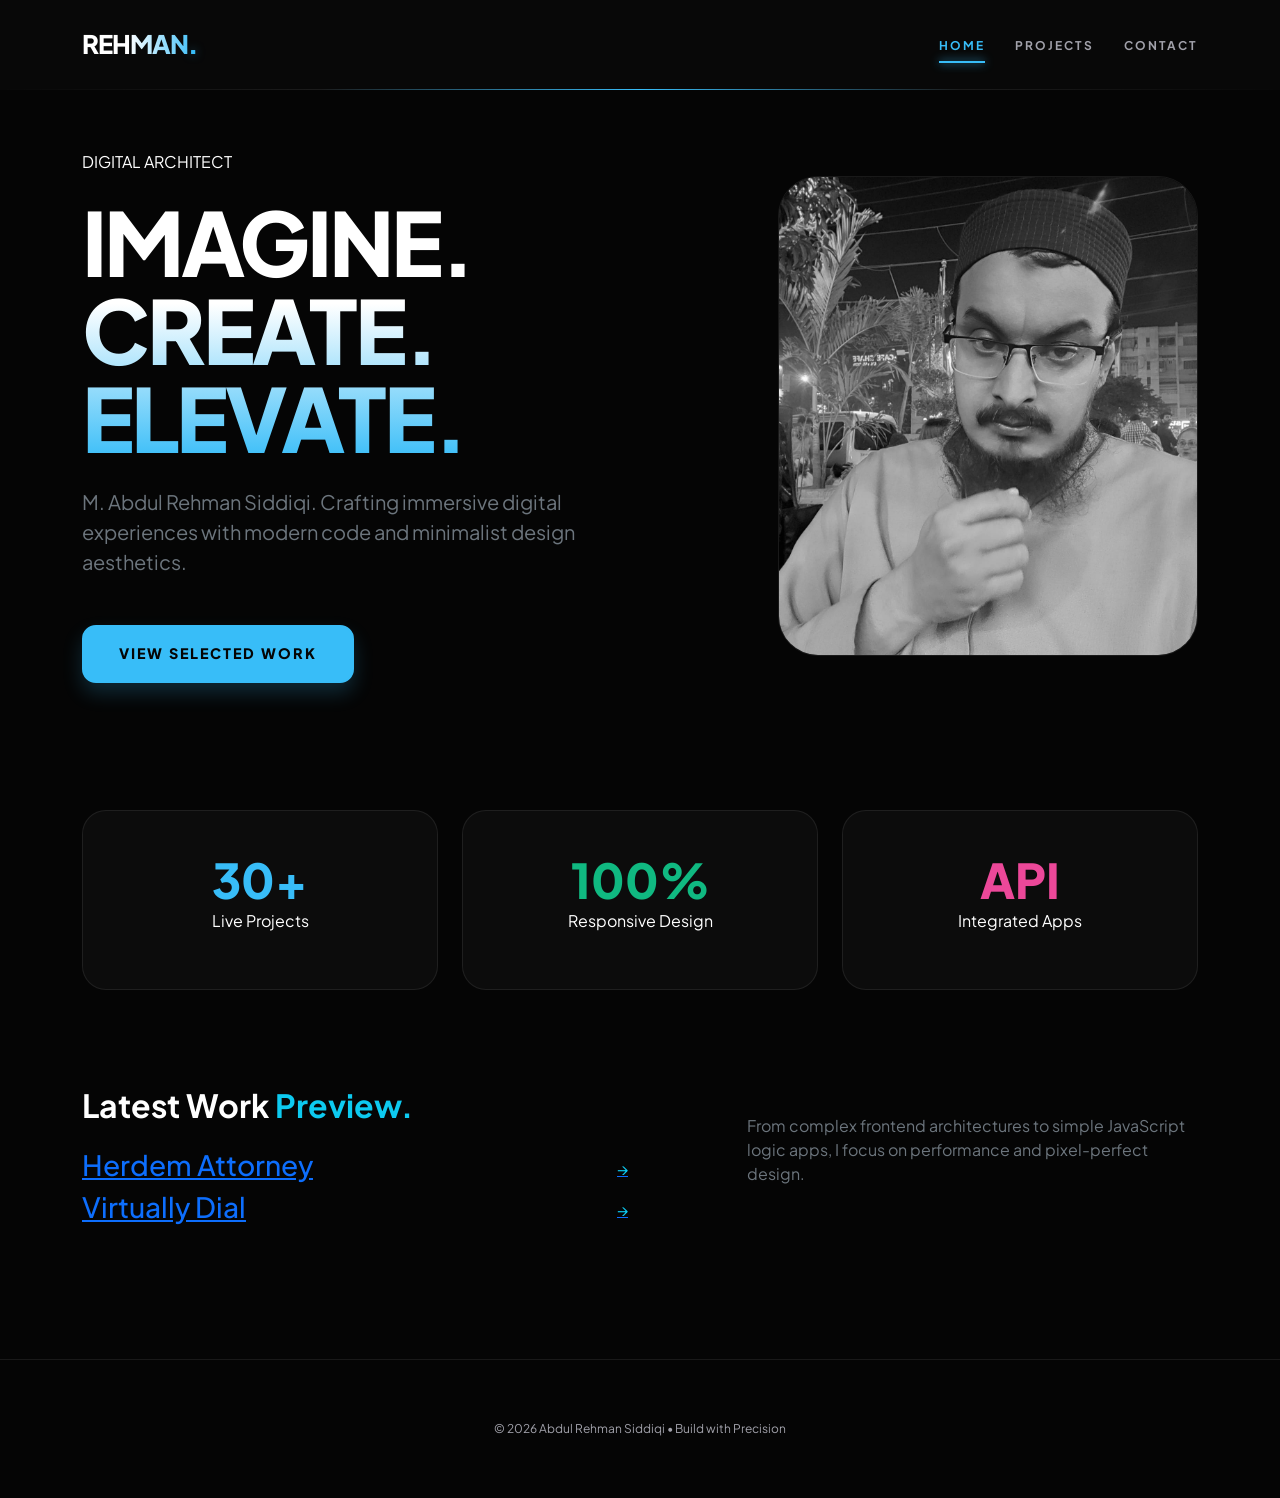
<file: index.html>
<!DOCTYPE html>
<html lang="en">
<head>
    <meta charset="UTF-8">
    <meta name="viewport" content="width=device-width, initial-scale=1.0">
    <title>Abdul Rehman | Portfolio</title>
    <link href="https://cdn.jsdelivr.net/npm/bootstrap@5.3.0/dist/css/bootstrap.min.css" rel="stylesheet">
    <link href="https://fonts.googleapis.com/css2?family=Plus+Jakarta+Sans:wght@300;400;600;800&display=swap" rel="stylesheet">
    
    <link rel="stylesheet" href="style.css">
</head>
<body>
    <nav class="navbar fixed-top">
        <div class="container nav-container">
            <a class="navbar-brand" href="index.html">REHMAN<span class="text-info">.</span></a>
            
            <button class="menu-toggle" id="mobile-menu">
                <span></span>
                <span></span>
            </button>

            <ul class="nav-custom-links" id="nav-menu">
                <li><a class="nav-link-custom active" href="index.html">Home</a></li>
                <li><a class="nav-link-custom" href="projects.html">Projects</a></li>
                <li><a class="nav-link-custom" href="contact.html">Contact</a></li>
            </ul>
        </div>
    </nav>

    <section class="hero container">
        <div class="row align-items-center">
            <div class="col-lg-7">
                <span class="hero-subtitle text-uppercase">Digital Architect</span>
                <div class="mt-4">
                    <h1 class="display-1">IMAGINE.<br>CREATE.<br>ELEVATE.</h1>
                </div>
                <p class="text-secondary fs-5 mt-4 col-md-10 leading-relaxed">M. Abdul Rehman Siddiqi. Crafting immersive digital experiences with modern code and minimalist design aesthetics.</p>
                <div class="mt-5">
                    <a href="projects.html" class="btn-main">View Selected Work</a>
                </div>
            </div>
            <div class="col-lg-5 text-end d-none d-lg-block">
                <div class="profile-img-container">
                    <img src="Profile_pic.jpeg" class="profile-img" alt="Rehman">
                </div>
            </div>
        </div>
    </section>

    <section class="container mb-5 pb-5">
        <div class="row g-4 text-center">
            <div class="col-md-4">
                <div class="stats-box">
                    <h2 class="stat-number" style="color: var(--accent);">30+</h2>
                    <p class="stat-label">Live Projects</p>
                </div>
            </div>
            <div class="col-md-4">
                <div class="stats-box">
                    <h2 class="stat-number" style="color: #10b981;">100%</h2>
                    <p class="stat-label">Responsive Design</p>
                </div>
            </div>
            <div class="col-md-4">
                <div class="stats-box">
                    <h2 class="stat-number" style="color: #ec4899;">API</h2>
                    <p class="stat-label">Integrated Apps</p>
                </div>
            </div>
        </div>
    </section>

    <section class="container mb-5 pb-5">
        <div class="row align-items-center">
            <div class="col-md-6">
                <h2 class="fw-bold mb-4">Latest Work <span class="text-info">Preview.</span></h2>
                <a href="projects.html" class="preview-card">
                    <div class="d-flex justify-content-between align-items-center">
                        <h3 class="preview-title">Herdem Attorney</h3>
                        <span class="text-info">→</span>
                    </div>
                </a>
                <a href="projects.html" class="preview-card">
                    <div class="d-flex justify-content-between align-items-center">
                        <h3 class="preview-title">Virtually Dial</h3>
                        <span class="text-info">→</span>
                    </div>
                </a>
            </div>
            <div class="col-md-5 offset-md-1">
                <p class="text-secondary">From complex frontend architectures to simple JavaScript logic apps, I focus on performance and pixel-perfect design.</p>
            </div>
        </div>
    </section>

    <footer>&copy; 2026 Abdul Rehman Siddiqi • Build with Precision</footer>

    <script src="script.js"></script>
</body>
</html>
</file>
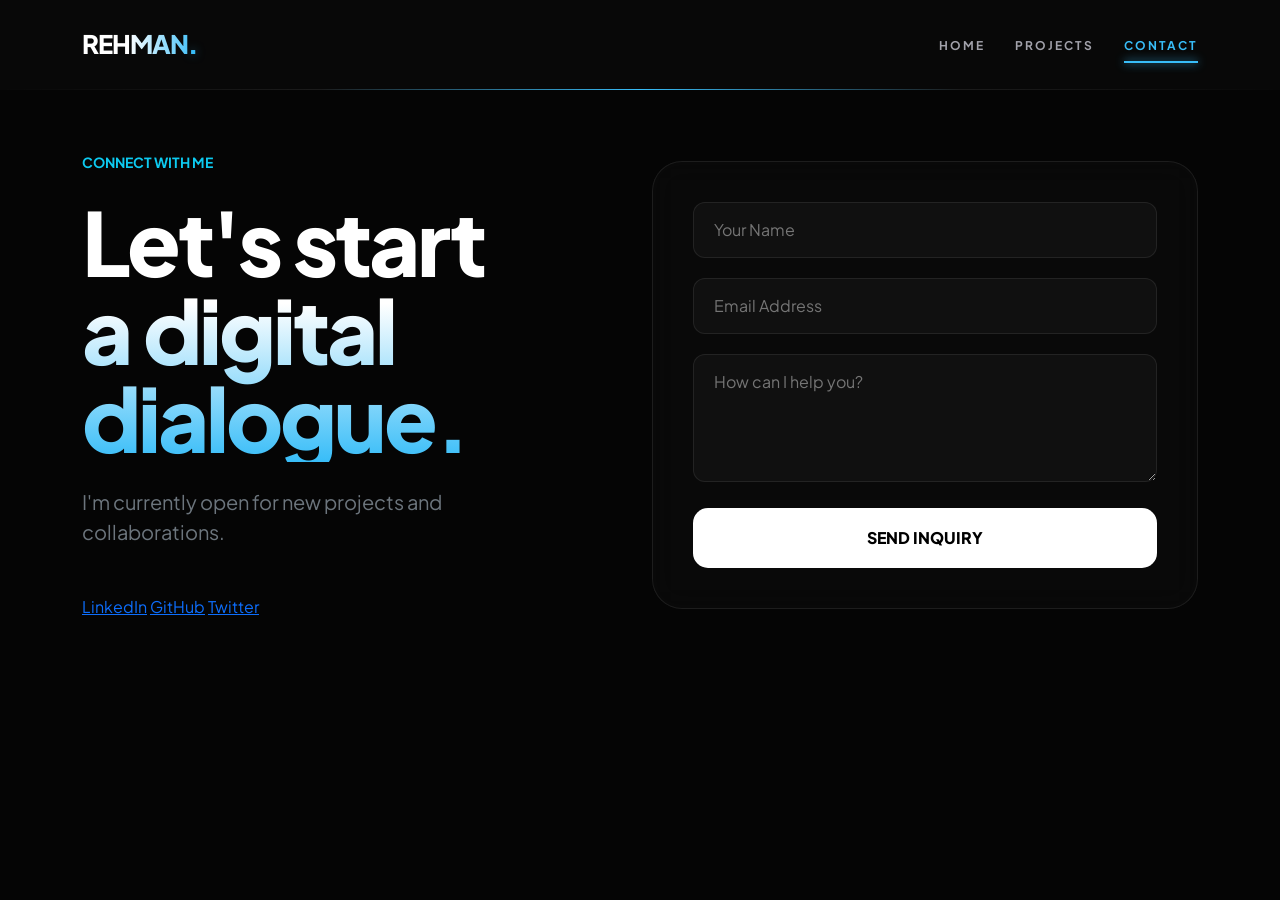
<file: contact.html>
<!DOCTYPE html>
<html lang="en">
<head>
    <meta charset="UTF-8">
    <meta name="viewport" content="width=device-width, initial-scale=1.0">
    <title>Contact | Abdul Rehman</title>
    <link href="https://cdn.jsdelivr.net/npm/bootstrap@5.3.0/dist/css/bootstrap.min.css" rel="stylesheet">
    <link href="https://fonts.googleapis.com/css2?family=Plus+Jakarta+Sans:wght@300;400;600;800&display=swap" rel="stylesheet">
    
    <link rel="stylesheet" href="style.css">
</head>
<body>
    <nav class="navbar fixed-top">
        <div class="container nav-container">
            <a class="navbar-brand" href="index.html">REHMAN<span class="text-info">.</span></a>
            
            <button class="menu-toggle" id="mobile-menu">
                <span></span>
                <span></span>
            </button>

            <ul class="nav-custom-links" id="nav-menu">
                <li><a class="nav-link-custom" href="index.html">Home</a></li>
                <li><a class="nav-link-custom" href="projects.html">Projects</a></li>
                <li><a class="nav-link-custom active" href="contact.html">Contact</a></li>
            </ul>
        </div>
    </nav>

    <section class="contact-section container">
        <div class="row align-items-center">
            <div class="col-lg-5 mb-5 mb-lg-0">
                <span class="text-info fw-bold small text-uppercase tracking-widest">Connect with me</span>
                <div class="mt-4">
                    <h2 class="contact-title">Let's start<br>a digital<br>dialogue.</h2>
                </div>
                <p class="text-secondary fs-5 mt-4">I'm currently open for new projects and collaborations.</p>
                <div class="mt-5">
                    <a href="https://www.linkedin.com/in/abdul-rehman-siddiqi-b90146289/" class="social-link">LinkedIn</a>
                    <a href="https://github.com/manisiddiqi" class="social-link">GitHub</a>
                    <a href="#" class="social-link">Twitter</a>
                </div>
            </div>

            <div class="col-lg-6 offset-lg-1">
                <div class="form-container">
                    <input type="text" class="form-input" placeholder="Your Name">
                    <input type="email" class="form-input" placeholder="Email Address">
                    <textarea class="form-input" rows="4" placeholder="How can I help you?"></textarea>
                    <button class="btn-send">Send Inquiry</button>
                </div>
            </div>
        </div>
    </section>

    <script src="script.js"></script>
</body>
</html>
</file>
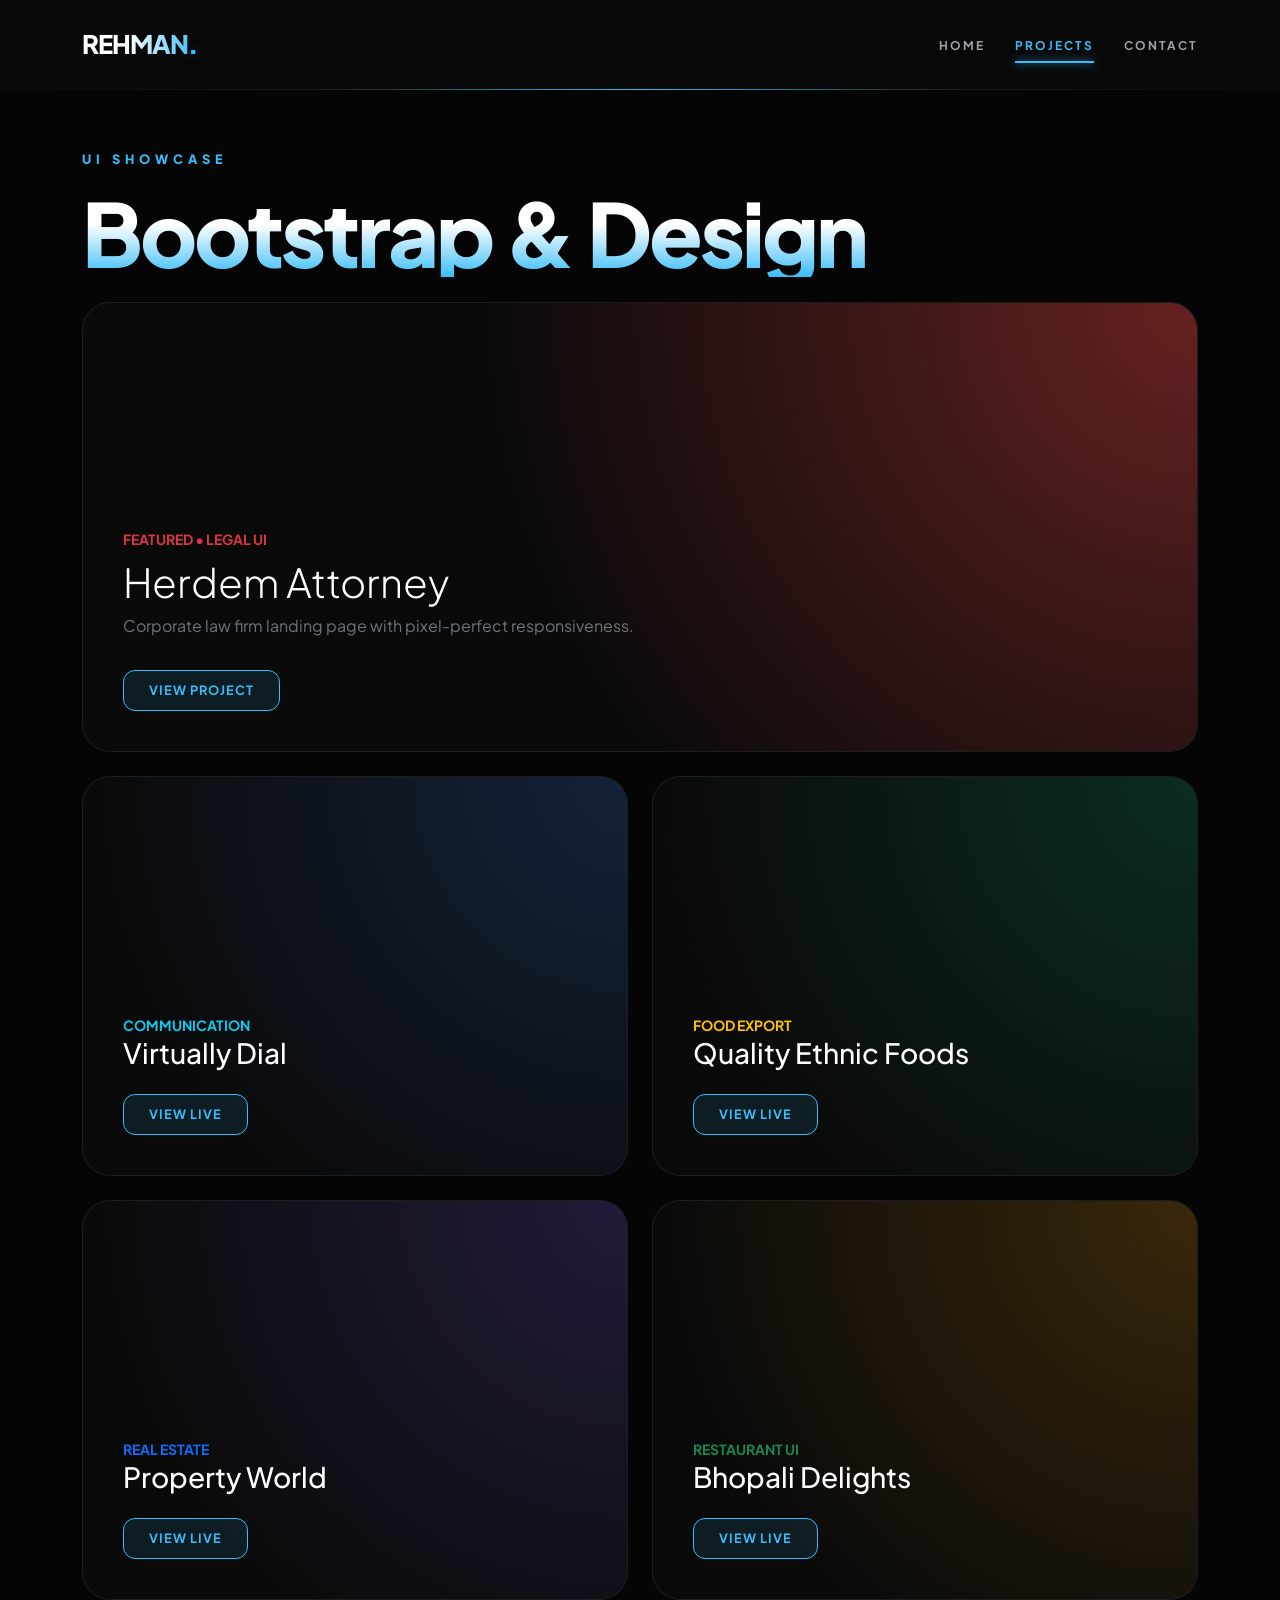
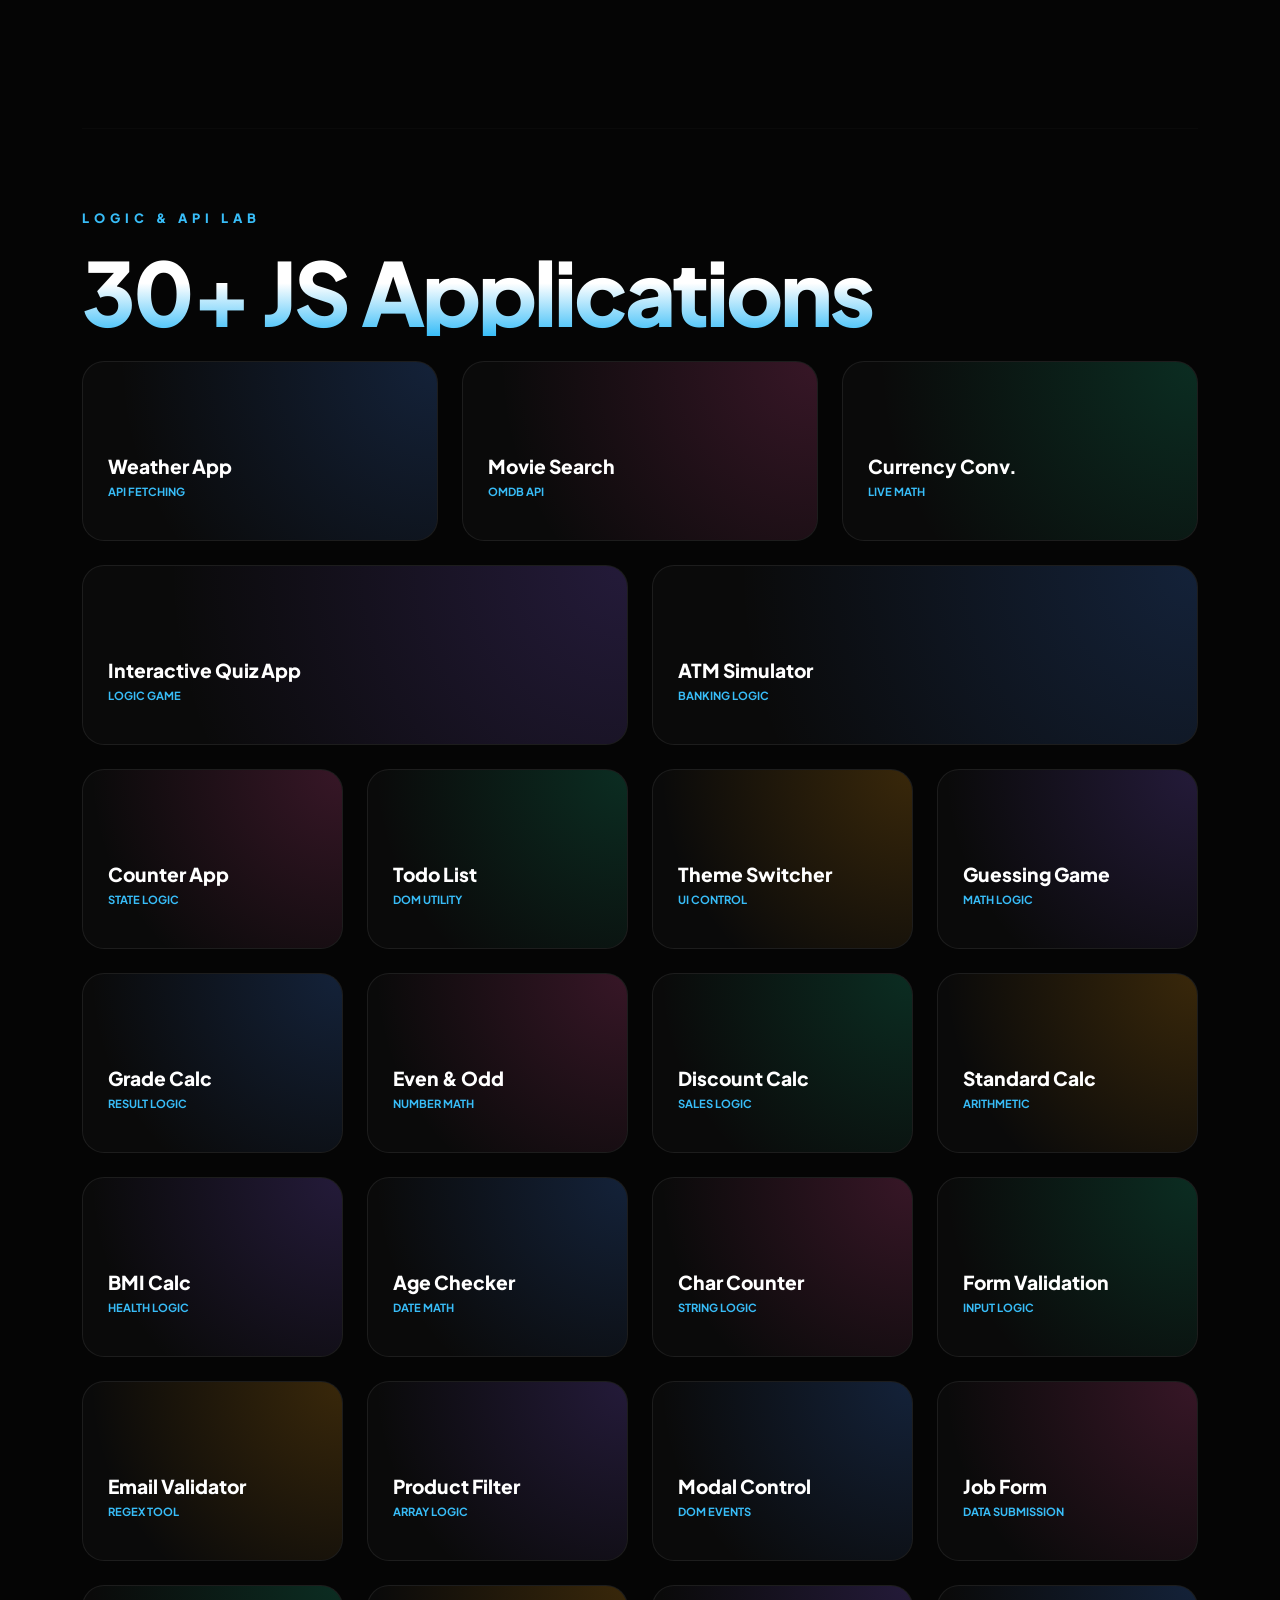
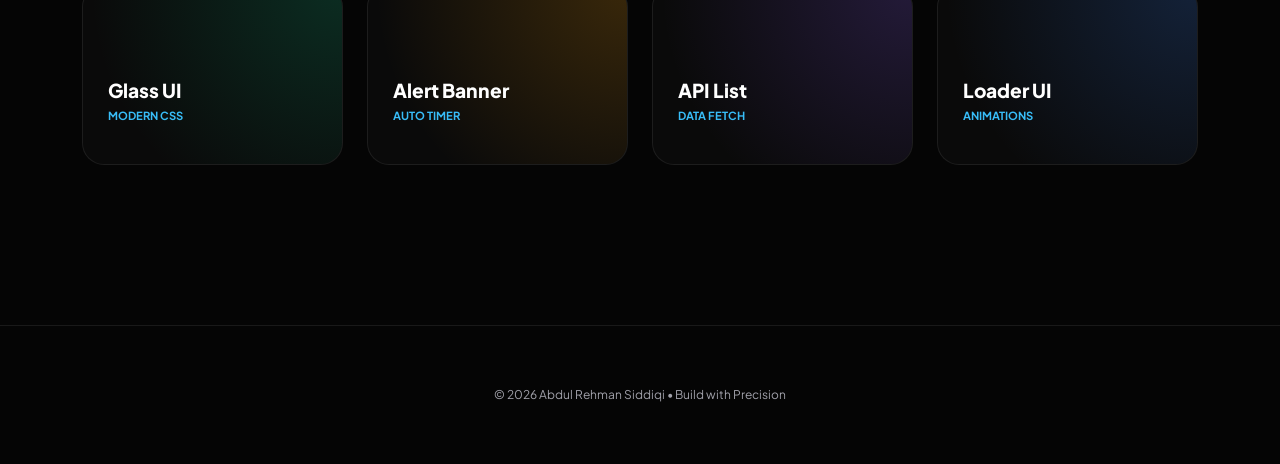
<file: projects.html>
<!DOCTYPE html>
<html lang="en">
<head>
    <meta charset="UTF-8">
    <meta name="viewport" content="width=device-width, initial-scale=1.0">
    <title>Projects | Abdul Rehman</title>
    <link href="https://cdn.jsdelivr.net/npm/bootstrap@5.3.0/dist/css/bootstrap.min.css" rel="stylesheet">
    <link href="https://fonts.googleapis.com/css2?family=Plus+Jakarta+Sans:wght@300;400;600;800&display=swap" rel="stylesheet">
    <link rel="stylesheet" href="style.css?v=1.1">
</head>
<body>
    <nav class="navbar fixed-top">
        <div class="container nav-container">
            <a class="navbar-brand" href="index.html">REHMAN<span class="text-info">.</span></a>
            
            <button class="menu-toggle" id="mobile-menu">
                <span></span>
                <span></span>
            </button>

            <ul class="nav-custom-links" id="nav-menu">
                <li><a class="nav-link-custom" href="index.html">Home</a></li>
                <li><a class="nav-link-custom active" href="projects.html">Projects</a></li>
                <li><a class="nav-link-custom" href="contact.html">Contact</a></li>
            </ul>
        </div>
    </nav>

    <main class="content-area container">
        <section class="mb-5">
            <span class="section-label">UI Showcase</span>
            <h2 class="display-4">Bootstrap & Design</h2>
            
            <div class="row g-4 mb-5 pb-5">
                <div class="col-lg-12">
                    <div class="bento-card" style="height: 450px;" onclick="window.open('https://manisiddiqi.github.io/Herdem-Attorney/', '_blank')">
                        <div class="card-bg" style="background: radial-gradient(circle at top right, #ef4444, transparent 60%); opacity: 0.4;"></div>
                        <div class="position-relative z-2">
                            <span class="text-danger fw-bold small text-uppercase">FEATURED • LEGAL UI</span>
                            <h3 class="display-6 fw-800 mt-2" style="font-size: 2.5rem;">Herdem Attorney</h3>
                            <p class="text-secondary col-md-8">Corporate law firm landing page with pixel-perfect responsiveness.</p>
                            <button class="btn-live mt-3">View Project</button>
                        </div>
                    </div>
                </div>

                <div class="col-lg-6">
                    <div class="bento-card" onclick="window.open('https://startling-kringle-b57954.netlify.app/', '_blank')">
                        <div class="card-bg grad-1"></div>
                        <div class="position-relative z-2">
                            <span class="text-info fw-bold small text-uppercase">COMMUNICATION</span>
                            <h3 class="project-title">Virtually Dial</h3>
                            <button class="btn-live mt-3">View Live</button>
                        </div>
                    </div>
                </div>

                <div class="col-lg-6">
                    <div class="bento-card" onclick="window.open('https://grand-snickerdoodle-24a2b0.netlify.app/', '_blank')">
                        <div class="card-bg grad-3"></div>
                        <div class="position-relative z-2">
                            <span class="text-warning fw-bold small text-uppercase">FOOD EXPORT</span>
                            <h3 class="project-title">Quality Ethnic Foods</h3>
                            <button class="btn-live mt-3">View Live</button>
                        </div>
                    </div>
                </div>

                <div class="col-lg-6">
                    <div class="bento-card" onclick="window.open('https://peppy-stardust-e8e626.netlify.app/', '_blank')">
                        <div class="card-bg grad-5"></div>
                        <div class="position-relative z-2">
                            <span class="text-primary fw-bold small text-uppercase">REAL ESTATE</span>
                            <h3 class="project-title">Property World</h3>
                            <button class="btn-live mt-3">View Live</button>
                        </div>
                    </div>
                </div>

                <div class="col-lg-6">
                    <div class="bento-card" onclick="window.open('https://incandescent-cascaron-0c6a3f.netlify.app/', '_blank')">
                        <div class="card-bg grad-4"></div>
                        <div class="position-relative z-2">
                            <span class="text-success fw-bold small text-uppercase">RESTAURANT UI</span>
                            <h3 class="project-title">Bhopali Delights</h3>
                            <button class="btn-live mt-3">View Live</button>
                        </div>
                    </div>
                </div>
            </div>
        </section>

        <hr style="border-color: var(--border); margin: 80px 0;">

        <section class="mt-5">
            <span class="section-label">Logic & API Lab</span>
            <h2 class="display-4">30+ JS Applications</h2>
            
            <div class="row g-3">
                <div class="col-lg-4 col-md-6">
                    <div class="bento-card-mini" onclick="window.open('https://warm-wisp-a6fa0d.netlify.app/', '_blank')">
                        <div class="card-bg grad-1"></div>
                        <h3 class="mini-title">Weather App</h3>
                        <p class="mini-desc">API Fetching</p>
                    </div>
                </div>
                <div class="col-lg-4 col-md-6">
                    <div class="bento-card-mini" onclick="window.open('https://teal-axolotl-66647b.netlify.app/', '_blank')">
                        <div class="card-bg grad-2"></div>
                        <h3 class="mini-title">Movie Search</h3>
                        <p class="mini-desc">OMDB API</p>
                    </div>
                </div>
                <div class="col-lg-4 col-md-6">
                    <div class="bento-card-mini" onclick="window.open('https://glistening-monstera-a0b5e1.netlify.app/', '_blank')">
                        <div class="card-bg grad-3"></div>
                        <h3 class="mini-title">Currency Conv.</h3>
                        <p class="mini-desc">Live Math</p>
                    </div>
                </div>

                <div class="col-lg-6 col-md-6">
                    <div class="bento-card-mini" onclick="window.open('https://ornate-scone-2bbf5e.netlify.app/', '_blank')">
                        <div class="card-bg grad-5"></div>
                        <h3 class="mini-title">Interactive Quiz App</h3>
                        <p class="mini-desc">Logic Game</p>
                    </div>
                </div>
                <div class="col-lg-6 col-md-6">
                    <div class="bento-card-mini" onclick="window.open('https://stately-mandazi-f0a784.netlify.app/', '_blank')">
                        <div class="card-bg grad-1"></div>
                        <h3 class="mini-title">ATM Simulator</h3>
                        <p class="mini-desc">Banking Logic</p>
                    </div>
                </div>

                <div class="col-6 col-lg-3"><div class="bento-card-mini" onclick="window.open('https://sage-sunshine-378414.netlify.app/')"><div class="card-bg grad-2"></div><h3 class="mini-title">Counter App</h3><p class="mini-desc">State Logic</p></div></div>
                <div class="col-6 col-lg-3"><div class="bento-card-mini" onclick="window.open('https://stalwart-entremet-7f5d8a.netlify.app/')"><div class="card-bg grad-3"></div><h3 class="mini-title">Todo List</h3><p class="mini-desc">DOM Utility</p></div></div>
                <div class="col-6 col-lg-3"><div class="bento-card-mini" onclick="window.open('https://unique-cranachan-bc6ec0.netlify.app/')"><div class="card-bg grad-4"></div><h3 class="mini-title">Theme Switcher</h3><p class="mini-desc">UI Control</p></div></div>
                <div class="col-6 col-lg-3"><div class="bento-card-mini" onclick="window.open('https://stellular-sopapillas-1514d7.netlify.app/')"><div class="card-bg grad-5"></div><h3 class="mini-title">Guessing Game</h3><p class="mini-desc">Math Logic</p></div></div>
                
                <div class="col-6 col-lg-3"><div class="bento-card-mini" onclick="window.open('https://lively-platypus-eb706e.netlify.app/')"><div class="card-bg grad-1"></div><h3 class="mini-title">Grade Calc</h3><p class="mini-desc">Result Logic</p></div></div>
                <div class="col-6 col-lg-3"><div class="bento-card-mini" onclick="window.open('https://capable-hummingbird-e79548.netlify.app/')"><div class="card-bg grad-2"></div><h3 class="mini-title">Even & Odd</h3><p class="mini-desc">Number Math</p></div></div>
                <div class="col-6 col-lg-3"><div class="bento-card-mini" onclick="window.open('https://fancy-otter-77583d.netlify.app/')"><div class="card-bg grad-3"></div><h3 class="mini-title">Discount Calc</h3><p class="mini-desc">Sales Logic</p></div></div>
                <div class="col-6 col-lg-3"><div class="bento-card-mini" onclick="window.open('https://jazzy-nougat-989781.netlify.app/')"><div class="card-bg grad-4"></div><h3 class="mini-title">Standard Calc</h3><p class="mini-desc">Arithmetic</p></div></div>
                
                <div class="col-6 col-lg-3"><div class="bento-card-mini" onclick="window.open('https://lighthearted-genie-2193c1.netlify.app/')"><div class="card-bg grad-5"></div><h3 class="mini-title">BMI Calc</h3><p class="mini-desc">Health Logic</p></div></div>
                <div class="col-6 col-lg-3"><div class="bento-card-mini" onclick="window.open('https://ubiquitous-cocada-d11a4f.netlify.app/')"><div class="card-bg grad-1"></div><h3 class="mini-title">Age Checker</h3><p class="mini-desc">Date Math</p></div></div>
                <div class="col-6 col-lg-3"><div class="bento-card-mini" onclick="window.open('https://polite-cascaron-ae62df.netlify.app/')"><div class="card-bg grad-2"></div><h3 class="mini-title">Char Counter</h3><p class="mini-desc">String Logic</p></div></div>
                <div class="col-6 col-lg-3"><div class="bento-card-mini" onclick="window.open('https://fanciful-semifreddo-08225d.netlify.app/')"><div class="card-bg grad-3"></div><h3 class="mini-title">Form Validation</h3><p class="mini-desc">Input Logic</p></div></div>
                
                <div class="col-6 col-lg-3"><div class="bento-card-mini" onclick="window.open('https://stellular-horse-ad28f9.netlify.app/')"><div class="card-bg grad-4"></div><h3 class="mini-title">Email Validator</h3><p class="mini-desc">Regex Tool</p></div></div>
                <div class="col-6 col-lg-3"><div class="bento-card-mini" onclick="window.open('https://sage-melomakarona-0007af.netlify.app/')"><div class="card-bg grad-5"></div><h3 class="mini-title">Product Filter</h3><p class="mini-desc">Array Logic</p></div></div>
                <div class="col-6 col-lg-3"><div class="bento-card-mini" onclick="window.open('https://stirring-dragon-d7ea5b.netlify.app/')"><div class="card-bg grad-1"></div><h3 class="mini-title">Modal Control</h3><p class="mini-desc">DOM Events</p></div></div>
                <div class="col-6 col-lg-3"><div class="bento-card-mini" onclick="window.open('https://leafy-crumble-934e01.netlify.app/')"><div class="card-bg grad-2"></div><h3 class="mini-title">Job Form</h3><p class="mini-desc">Data Submission</p></div></div>
                
                <div class="col-6 col-lg-3"><div class="bento-card-mini" onclick="window.open('https://dashing-travesseiro-cc4189.netlify.app/')"><div class="card-bg grad-3"></div><h3 class="mini-title">Glass UI</h3><p class="mini-desc">Modern CSS</p></div></div>
                <div class="col-6 col-lg-3"><div class="bento-card-mini" onclick="window.open('https://cosmic-fairy-60b417.netlify.app/')"><div class="card-bg grad-4"></div><h3 class="mini-title">Alert Banner</h3><p class="mini-desc">Auto Timer</p></div></div>
                <div class="col-6 col-lg-3"><div class="bento-card-mini" onclick="window.open('https://aesthetic-lamington-020803.netlify.app/')"><div class="card-bg grad-5"></div><h3 class="mini-title">API List</h3><p class="mini-desc">Data Fetch</p></div></div>
                <div class="col-6 col-lg-3"><div class="bento-card-mini" onclick="window.open('https://sweet-halva-cb1407.netlify.app/')"><div class="card-bg grad-1"></div><h3 class="mini-title">Loader UI</h3><p class="mini-desc">Animations</p></div></div>
            </div>
        </section>
    </main>

    <footer>&copy; 2026 Abdul Rehman Siddiqi • Build with Precision</footer>

    <script src="script.js"></script>
</body>
</html>
</file>
<file: style.css>
/* --- GLOBAL VARIABLES & RESET --- */
:root { 
    --bg: #050505; 
    --accent: #38bdf8; 
    --text-dim: #a1a1aa; 
    --border: rgba(255, 255, 255, 0.08); 
    --nav-height: 90px;
    --card-gap: 24px; 
}

body { 
    background: var(--bg); 
    color: white; 
    font-family: 'Plus Jakarta Sans', sans-serif; 
    overflow-x: hidden; 
}

/* --- UNIVERSAL NAVBAR --- */
.navbar { 
    height: var(--nav-height);
    display: flex;
    align-items: center;
    padding: 0; 
    background: rgba(10, 10, 10, 0.75); 
    backdrop-filter: blur(20px); 
    border-bottom: 1px solid transparent;
    border-image: linear-gradient(to right, transparent, var(--border), var(--accent), var(--border), transparent) 1;
    z-index: 2000;
}
.nav-container { display: flex; align-items: center; justify-content: space-between; width: 100%; }
/* --- NAVBAR BRAND (LOGO) GRADIENT --- */
.navbar-brand { 
    font-weight: 800; 
    font-size: 1.6rem; /* Thora sa size barhaya hai */
    text-decoration: none; 
    letter-spacing: -1px; /* Modern look ke liye spacing kam ki */
    
    /* Gradient Logic */
    background: linear-gradient(to right, #ffffff 40%, #38bdf8 100%);
    -webkit-background-clip: text; 
    background-clip: text; 
    -webkit-text-fill-color: transparent;
    color: transparent; /* Backup color transparent */
    
    transition: 0.3s ease;
    display: inline-block;
}

.navbar-brand:hover {
    transform: scale(1.05); /* Hover par halka sa zoom */
    opacity: 0.9;
}

/* Dot (.) ka color alag se chamke ga */
.navbar-brand span.text-info {
    -webkit-text-fill-color: #38bdf8; /* Dot ko solid blue rakha hai */
    text-shadow: 0 0 10px rgba(56, 189, 248, 0.6);
}

/* Desktop Links */
.nav-custom-links { display: flex !important; list-style: none; margin: 0; padding: 0; }
.nav-custom-links li { margin-left: 30px; }
.nav-link-custom { font-size: 0.75rem; font-weight: 700; color: var(--text-dim); text-decoration: none; text-transform: uppercase; letter-spacing: 2px; position: relative; transition: 0.4s; }
.nav-link-custom:hover, .nav-link-custom.active { color: var(--accent); }
.nav-link-custom.active::after { content: ''; position: absolute; width: 100%; height: 2px; background: var(--accent); bottom: -10px; left: 0; box-shadow: 0 0 10px var(--accent); }

/* --- HAMBURGER BUTTON (Naya Add Kiya) --- */
.menu-toggle {
    display: none !important; /* Desktop par hide */
    flex-direction: column;
    justify-content: center;
    align-items: center;
    gap: 5px;
    background: transparent !important;
    border: none !important;
    cursor: pointer;
    z-index: 9999; /* Sab se oopar */
    width: 45px;
    height: 45px;
    padding: 0;
    outline: none;
}
.menu-toggle span {
    display: block !important;
    width: 28px;
    height: 3px; /* Thora mota kiya taake saaf dikhe */
    background-color: #38bdf8 !important; /* Bright Blue */
    border-radius: 10px;
    transition: all 0.3s ease;
}

/* Mobile Responsive Check */
@media (max-width: 991px) {
    .menu-toggle {
        display: flex !important; /* Mobile par force show */
        position: relative;
    }
    
    /* Pehle se bani desktop links ko hide rakhein */
    #nav-menu {
        display: none !important;
    }
    
    #nav-menu.active {
        display: flex !important;
    }
}

/* --- GLOBAL SECTION SPACING --- */
.hero, .contact-section, .content-area { 
    min-height: 90vh; 
    padding-top: calc(var(--nav-height) + 60px) !important; 
    padding-bottom: 80px;
}

/* --- TITLES --- */
.display-1, .contact-title, .display-4 { 
    font-size: clamp(3.5rem, 7vw, 5.5rem) !important;
    font-weight: 800; 
    letter-spacing: -3px; 
    line-height: 1;
    background: linear-gradient(to bottom, #ffffff 40%, #38bdf8 100%);
    -webkit-background-clip: text; 
    background-clip: text; 
    -webkit-text-fill-color: transparent;
    color: transparent;
    margin-bottom: 25px;
}
.display-1 { font-size: clamp(3.5rem, 8vw, 6.5rem); }
.display-4 { font-size: clamp(2.5rem, 5vw, 3.5rem); }

.section-label { 
    color: var(--accent); 
    font-weight: 800; 
    letter-spacing: 5px; 
    font-size: 0.8rem; 
    text-transform: uppercase; 
    display: block;
    margin-bottom: 20px;
}

/* --- BENTO GRID & PROJECTS --- */
.row.g-3, .row.g-4 {
    --bs-gutter-x: var(--card-gap);
    --bs-gutter-y: var(--card-gap);
}

.bento-card { 
    border: 1px solid var(--border); 
    border-radius: 28px; 
    overflow: hidden; 
    position: relative; 
    background: #0a0a0a; 
    transition: 0.5s ease; 
    height: 400px; 
    cursor: pointer; 
    display: flex; 
    flex-direction: column; 
    justify-content: flex-end; 
    padding: 40px; 
}

.bento-card-mini { 
    background: #0a0a0a; 
    border: 1px solid var(--border); 
    border-radius: 22px; 
    padding: 25px; 
    height: 100%; 
    min-height: 180px; 
    display: flex; 
    flex-direction: column; 
    justify-content: flex-end; 
    cursor: pointer; 
    transition: 0.3s ease; 
    position: relative; 
    overflow: hidden; 
}

.bento-card:hover, .bento-card-mini:hover { 
    border-color: var(--accent); 
    transform: translateY(-10px); 
    box-shadow: 0 20px 40px rgba(0,0,0,0.4);
}

.mini-title { font-size: 1.2rem; font-weight: 800; color: white; margin-bottom: 5px; z-index: 2; position: relative; }
.mini-desc { font-size: 0.7rem; color: var(--accent); font-weight: 700; text-transform: uppercase; z-index: 2; position: relative; }

/* --- PROFILE IMAGE --- */
.profile-img { 
    width: 100%; 
    max-width: 420px; 
    height: 480px; 
    border-radius: 40px; 
    filter: grayscale(100%); 
    transition: 0.6s ease; 
    border: 1px solid var(--border); 
    object-fit: cover; 
}
.profile-img:hover { filter: grayscale(0%); border-color: var(--accent); }

/* --- STATS BOX --- */
.stats-box { 
    background: rgba(255,255,255,0.03); 
    padding: 40px; border-radius: 24px; border: 1px solid var(--border);
    transition: 0.4s; height: 100%;
}
.stat-number { font-weight: 800; font-size: 3rem; margin-bottom: 0; color: white; }

/* --- FORM --- */
.form-container { background: rgba(255,255,255,0.02); border: 1px solid var(--border); padding: 40px; border-radius: 30px; backdrop-filter: blur(15px); }
.form-input { width: 100%; background: rgba(255,255,255,0.03); border: 1px solid var(--border); border-radius: 12px; padding: 15px 20px; color: white; margin-bottom: 20px; }
.btn-send { background: white; color: black; width: 100%; padding: 18px; border-radius: 15px; font-weight: 800; border: none; text-transform: uppercase; transition: 0.3s; }
.btn-live {
    background: rgba(56, 189, 248, 0.1); /* Light blue transparent */
    color: var(--accent);
    border: 1px solid var(--accent);
    padding: 10px 25px;
    border-radius: 12px;
    font-size: 0.8rem;
    font-weight: 700;
    text-transform: uppercase;
    letter-spacing: 1px;
    transition: all 0.3s ease;
    cursor: pointer;
    margin-top: 15px;
}

.btn-live:hover {
    background: var(--accent);
    color: black;
    box-shadow: 0 0 20px rgba(56, 189, 248, 0.4);
    transform: translateY(-3px);
}

/* Card ke andar content ki spacing */
.position-relative.z-2 {
    display: flex;
    flex-direction: column;
    align-items: flex-start;
}
.btn-main {
    background: var(--accent);
    color: #050505; /* Black text on blue background */
    padding: 16px 35px;
    border-radius: 14px;
    font-weight: 800;
    font-size: 0.9rem;
    text-transform: uppercase;
    letter-spacing: 2px;
    border: 2px solid var(--accent);
    transition: all 0.4s cubic-bezier(0.4, 0, 0.2, 1);
    display: inline-block;
    text-decoration: none;
    box-shadow: 0 10px 20px rgba(56, 189, 248, 0.2);
}

.btn-main:hover {
    background: transparent;
    color: var(--accent);
    transform: translateY(-5px);
    box-shadow: 0 15px 30px rgba(56, 189, 248, 0.4);
}

/* Secondary Button (for 'Download CV' or 'Contact') */
.btn-outline-custom {
    background: transparent;
    color: white;
    padding: 16px 35px;
    border-radius: 14px;
    font-weight: 700;
    font-size: 0.9rem;
    text-transform: uppercase;
    letter-spacing: 2px;
    border: 1px solid var(--border);
    transition: 0.4s;
    display: inline-block;
    text-decoration: none;
    margin-left: 15px;
}

.btn-outline-custom:hover {
    border-color: var(--accent);
    color: var(--accent);
    background: rgba(56, 189, 248, 0.05);
}
/* --- GRADIENTS FIX (Saray cards ke liye) --- */
.card-bg { position: absolute; top: 0; left: 0; width: 100%; height: 100%; opacity: 0.2; z-index: 1; }
.grad-1 { background: radial-gradient(circle at top right, #3b82f6, transparent 80%); }
.grad-2 { background: radial-gradient(circle at top right, #ec4899, transparent 80%); }
.grad-3 { background: radial-gradient(circle at top right, #10b981, transparent 80%); }
.grad-4 { background: radial-gradient(circle at top right, #f59e0b, transparent 80%); }
.grad-5 { background: radial-gradient(circle at top right, #8b5cf6, transparent 80%); }

/* --- MOBILE RESPONSIVE LOGIC --- */
@media (max-width: 991px) {
    .menu-toggle { display: flex; }

    .nav-custom-links {
        display: none !important; /* Default hide */
        position: fixed;
        top: 0;
        right: 0;
        width: 100%;
        height: 100vh;
        background: rgba(5, 5, 5, 0.98);
        backdrop-filter: blur(20px);
        flex-direction: column !important;
        align-items: center;
        justify-content: center;
        z-index: 1500;
    }

    .nav-custom-links.active {
        display: flex !important;
    }

    .nav-custom-links li {
        margin: 20px 0;
    }

    .nav-link-custom {
        font-size: 1.5rem;
    }
    
    .menu-toggle.active span:nth-child(1) { transform: translateY(8px) rotate(45deg); }
    .menu-toggle.active span:nth-child(2) { transform: rotate(-45deg); }
}

footer { padding: 60px 0; border-top: 1px solid var(--border); text-align: center; color: var(--text-dim); font-size: 0.75rem; margin-top: 80px; }
</file>
